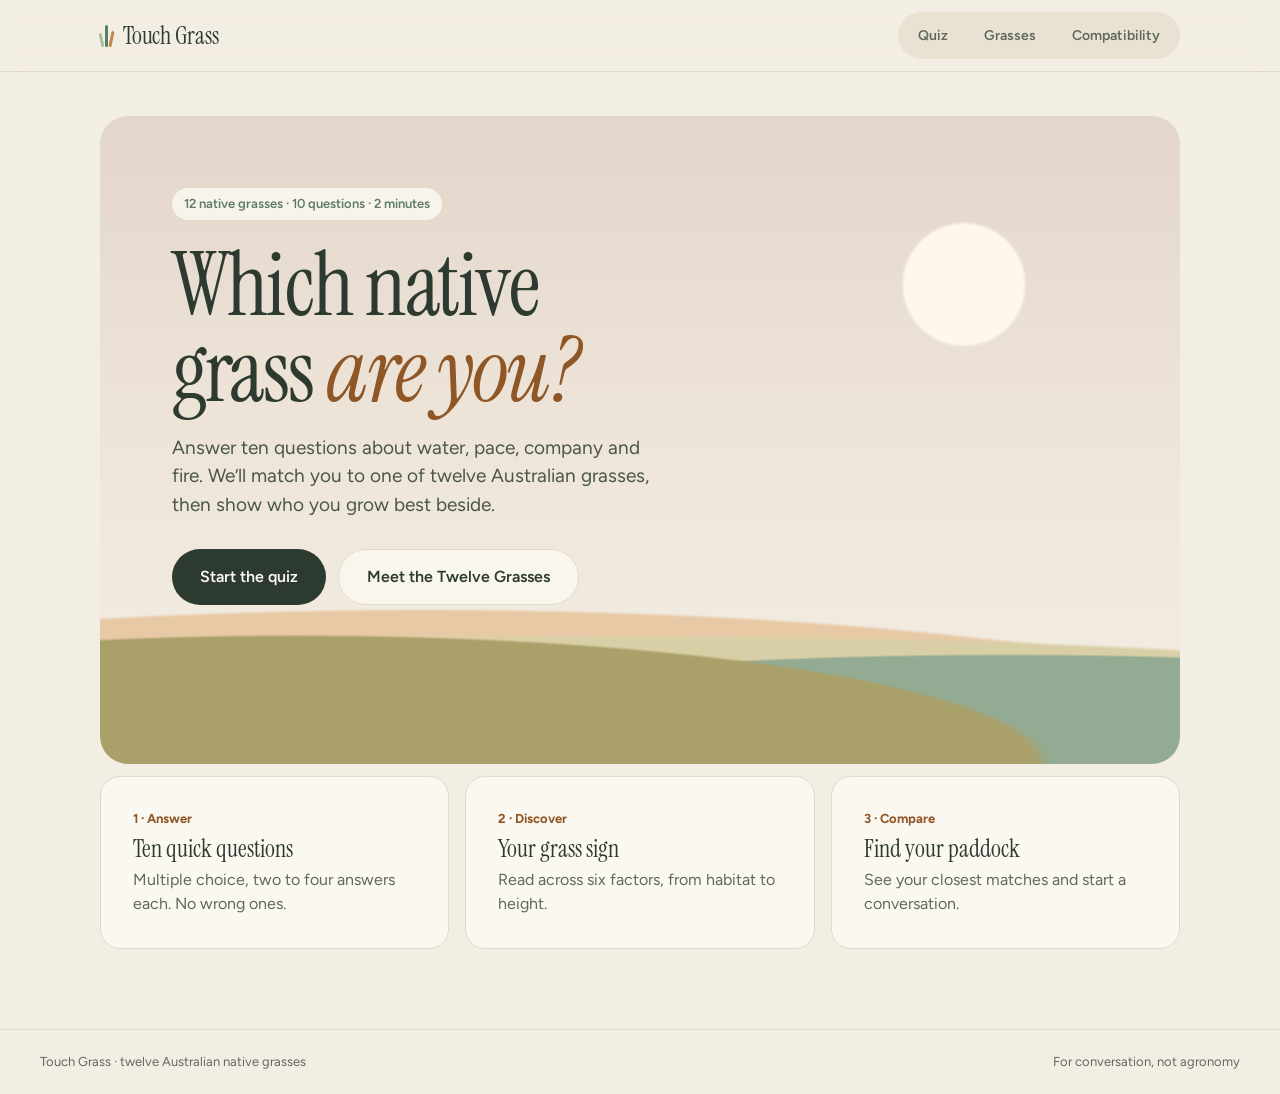
<file: index.html>
<!DOCTYPE html>
<html lang="en">
<head>
  <meta charset="utf-8">
  <meta name="viewport" content="width=device-width, initial-scale=1">
  <title>Touch Grass — Which native grass are you?</title>
  <link rel="preconnect" href="https://fonts.googleapis.com">
  <link rel="preconnect" href="https://fonts.gstatic.com" crossorigin>
  <link href="https://fonts.googleapis.com/css2?family=Instrument+Serif:ital@0;1&family=Figtree:wght@400;500;600;700&display=swap" rel="stylesheet">
  <link rel="stylesheet" href="styles.css">
</head>
<body>
  <header class="topbar">
    <div class="topbar-inner">
      <button class="brand" data-action="home" aria-label="Touch Grass home">
        <span class="brand-mark" aria-hidden="true"><i></i><i></i><i></i></span>
        <span class="brand-name">Touch Grass</span>
      </button>
      <nav class="seg" id="nav" aria-label="Main"></nav>
    </div>
  </header>

  <main id="app"></main>

  <footer class="footer">
    <span>Touch Grass &middot; twelve Australian native grasses</span>
    <span>For conversation, not agronomy</span>
  </footer>

  <script src="app.js"></script>
</body>
</html>
</file>
<file: styles.css>
:root {
  --bg: #f3eee4;
  --card: #fbf8f1;
  --line: #e2d9c8;
  --line-strong: #d6ccb9;
  --ink: #2c3a30;
  --muted: #5f6a5c;
  --faint: #8a8f80;
  --body: #4a5648;
  --sage: #5d7c68;
  --sage-light: #a9bba3;
  --sage-pale: #e6ece2;
  --sage-deep: #3f5c4a;
  --ochre: #c4864a;
  --ochre-deep: #8f5626;
  --sand: #efe7d8;
  --track: #e9e1d2;
  --inactive: #ddd3c1;
  --rose: #f3e1dc;
  --rose-deep: #8a4a3e;
  --serif: 'Instrument Serif', Georgia, serif;
  --sans: 'Figtree', system-ui, sans-serif;
  --ease: cubic-bezier(.2, .7, .2, 1);
  --radius-lg: 28px;
  --radius: 20px;
  --radius-sm: 14px;
  --pad-x: clamp(16px, 4vw, 40px);
}

* { box-sizing: border-box; }
html, body { margin: 0; padding: 0; background: var(--bg); }
body { color: var(--ink); font-family: var(--sans); font-size: 16px; line-height: 1.5; min-height: 100vh; }
a { color: var(--sage); text-decoration: none; }
a:hover { color: var(--ink); }
button { font: inherit; color: inherit; background: none; border: 0; padding: 0; cursor: pointer; text-align: inherit; }
button:focus-visible, select:focus-visible { outline: 2px solid var(--sage); outline-offset: 2px; }
h1, h2, h3 { font-family: var(--serif); font-weight: 400; margin: 0; }

@keyframes rise { from { opacity: 0; transform: translateY(14px); } to { opacity: 1; transform: none; } }
@keyframes fade { from { opacity: 0; } to { opacity: 1; } }
@keyframes fill { from { width: 0; } }
@keyframes slide { from { left: -8px; } }
@keyframes grow { from { transform: scaleY(.2); } }
.rise { animation: rise .45s var(--ease) both; }
.fade { animation: fade .8s ease both; }
.d1 { animation-delay: .15s; } .d2 { animation-delay: .3s; } .d3 { animation-delay: .45s; } .d4 { animation-delay: .6s; } .d5 { animation-delay: .8s; }

/* Layout */
.wrap { max-width: 1160px; margin: 0 auto; padding: clamp(20px, 4vw, 44px) var(--pad-x) 80px; }
.wrap-narrow { max-width: 720px; margin: 0 auto; padding: clamp(24px, 5vh, 56px) var(--pad-x) 80px; }
.grid { display: grid; gap: 16px; }
.cols-3 { grid-template-columns: repeat(auto-fit, minmax(240px, 1fr)); }
.cols-2 { grid-template-columns: repeat(auto-fit, minmax(300px, 1fr)); }
.cols-facts { grid-template-columns: repeat(auto-fit, minmax(160px, 1fr)); gap: 12px; }
.mt-sm { margin-top: 12px; } .mt { margin-top: 16px; } .mt-lg { margin-top: 32px; } .mt-xl { margin-top: 40px; }

/* Top bar */
.topbar { position: sticky; top: 0; z-index: 30; background: rgba(243, 238, 228, .92); backdrop-filter: blur(12px); border-bottom: 1px solid var(--line); }
.topbar-inner { max-width: 1160px; margin: 0 auto; padding: 12px var(--pad-x); display: flex; flex-wrap: wrap; align-items: center; justify-content: space-between; gap: 12px; }
.brand { display: flex; align-items: center; gap: 10px; }
.brand-mark { display: flex; align-items: flex-end; gap: 2px; height: 22px; }
.brand-mark i { width: 3px; border-radius: 2px; }
.brand-mark i:nth-child(1) { height: 14px; background: var(--sage-light); transform: rotate(-12deg); }
.brand-mark i:nth-child(2) { height: 22px; background: var(--sage); }
.brand-mark i:nth-child(3) { height: 16px; background: var(--ochre); transform: rotate(12deg); }
.brand-name { font-family: var(--serif); font-size: 24px; letter-spacing: -.01em; }
.seg { display: flex; gap: 4px; background: var(--track); padding: 4px; border-radius: 999px; }
.seg-item { font-size: 14px; font-weight: 600; padding: 9px 16px; border-radius: 999px; color: var(--muted); transition: background .2s, color .2s; }
.seg-item:hover { color: var(--ink); }
.seg-item.on { background: var(--card); color: var(--ink); box-shadow: 0 1px 3px rgba(44, 58, 48, .12); }

/* Type */
.display { font-size: clamp(46px, 7.4vw, 88px); line-height: .98; letter-spacing: -.02em; margin-bottom: 20px; }
.display em { color: var(--ochre-deep); }
.page-title { font-size: clamp(38px, 5.6vw, 60px); line-height: 1; margin-bottom: 8px; }
.section-title { font-size: clamp(28px, 3.4vw, 36px); }
.lede { font-size: clamp(16px, 1.7vw, 19px); color: var(--body); max-width: 44ch; margin: 0 0 30px; text-wrap: pretty; }
.intro { font-size: 16px; color: var(--muted); margin: 0 0 24px; max-width: 62ch; }
.body { font-size: 16px; color: var(--body); margin: 0 0 20px; text-wrap: pretty; }
.muted { color: var(--muted); }
.label { font-size: 14px; font-weight: 700; margin-bottom: 18px; }
.kicker { font-size: 13px; font-weight: 700; color: var(--ochre-deep); margin-bottom: 6px; }
.epithet { font-family: var(--serif); font-size: clamp(26px, 3vw, 32px); line-height: 1.15; margin-bottom: 14px; text-wrap: pretty; }
.botanical { font-style: italic; font-size: 17px; color: #3d4a3e; }

/* Buttons & pills */
.actions { display: flex; flex-wrap: wrap; gap: 12px; }
.btn { font-size: 16px; font-weight: 600; padding: 15px 28px; border-radius: 999px; white-space: nowrap; transition: background .2s, color .2s; }
.btn-primary { background: var(--ink); color: var(--card); }
.btn-primary:hover { background: var(--sage); }
.btn-primary:disabled { background: var(--inactive); color: var(--faint); cursor: not-allowed; }
.btn-secondary { background: rgba(251, 248, 241, .85); border: 1px solid var(--line); }
.btn-secondary:hover { background: var(--card); }
.btn-outline { border: 1px solid var(--line-strong); }
.btn-outline:hover { background: var(--track); }
.btn-text { color: var(--muted); padding: 14px 20px; }
.btn-text:hover { background: var(--track); }
.pill { display: inline-flex; align-items: center; gap: 8px; font-size: 13px; font-weight: 700; background: rgba(251, 248, 241, .85); padding: 6px 12px; border-radius: 999px; }
.pill-sage { color: var(--sage); font-weight: 600; margin-bottom: 22px; }
.link { font-size: 15px; font-weight: 600; color: var(--sage); }
.link:hover { color: var(--ink); }

/* Cards */
.card { background: var(--card); border: 1px solid var(--line); border-radius: var(--radius); padding: clamp(22px, 3vw, 32px); }
.card-sm { padding: 22px 24px; }
.step-title { font-family: var(--serif); font-size: 24px; line-height: 1.15; margin-bottom: 6px; }
.tip { background: var(--sand); border-radius: var(--radius-sm); padding: 14px 16px; }
.tip-good { background: var(--sage-pale); }
.tip-good .kicker { color: var(--sage-deep); }
.tip-bad { background: var(--rose); }
.tip-bad .kicker { color: var(--rose-deep); }
.fact { background: var(--card); border: 1px solid var(--line); border-radius: 16px; padding: 16px 18px; }
.fact-k { font-size: 13px; font-weight: 600; color: var(--muted); }
.fact-v { font-size: 16px; font-weight: 600; margin-top: 4px; }

/* Scenes */
.scene { position: relative; border-radius: var(--radius-lg); overflow: hidden; display: flex; }
.scene-hero { min-height: clamp(560px, 72vh, 700px); align-items: flex-start; }
.scene-result { min-height: 380px; align-items: flex-end; }
.scene-profile { min-height: 300px; align-items: flex-end; }
.scene-inner { padding: clamp(24px, 5vw, 56px); width: 100%; }
.hero-copy { position: relative; padding: clamp(28px, 6vw, 72px); max-width: 640px; }
.scene-name { font-size: clamp(48px, 8vw, 96px); line-height: .95; letter-spacing: -.02em; margin: 14px 0 6px; }
.profile-name { font-size: clamp(40px, 6.4vw, 72px); line-height: .98; margin: 12px 0 4px; }
.profile-head { display: flex; flex-wrap: wrap; justify-content: space-between; align-items: flex-end; gap: 16px; }
.round-btn { width: 48px; height: 48px; border-radius: 50%; background: rgba(251, 248, 241, .9); display: flex; align-items: center; justify-content: center; font-size: 18px; }
.round-btn:hover { background: var(--card); }

/* Quiz */
.blades { display: flex; align-items: flex-end; gap: 6px; height: 30px; margin-bottom: 14px; }
.blade { flex: 1; border-radius: 4px 4px 2px 2px; transform-origin: 50% 100%; background: var(--inactive); height: 6px; }
.blade.done { background: var(--sage); }
.blade.cur { background: var(--ochre); height: 12px; }
.blade.new { animation: grow .45s var(--ease) both; }
.quiz-meta { display: flex; justify-content: space-between; font-size: 14px; font-weight: 600; color: var(--muted); margin-bottom: 28px; }
.quiz-meta span:last-child { color: var(--ochre-deep); }
.q-title { font-size: clamp(32px, 5vw, 46px); line-height: 1.08; letter-spacing: -.015em; margin-bottom: 10px; text-wrap: pretty; }
.q-sub { font-size: 16px; color: var(--muted); margin-bottom: 28px; }
.options { display: grid; gap: 10px; }
.opt { display: flex; align-items: center; gap: 16px; width: 100%; min-height: 64px; padding: 14px 18px; border-radius: 16px; border: 2px solid var(--line); background: var(--card); transition: border-color .15s, background .15s; }
.opt:hover { border-color: var(--sage-light); }
.opt.on { border-color: var(--sage); background: var(--sage-pale); }
.opt-key { flex: none; width: 32px; height: 32px; border-radius: 10px; display: flex; align-items: center; justify-content: center; font-size: 14px; font-weight: 700; background: var(--sand); color: var(--muted); }
.opt.on .opt-key { background: var(--sage); color: var(--card); }
.opt-label { font-size: 17px; font-weight: 600; line-height: 1.3; }
.opt-hint { font-size: 14px; color: var(--muted); margin-top: 2px; }
.quiz-foot { display: flex; justify-content: space-between; align-items: center; gap: 12px; margin-top: 32px; }
.kbd-hint { font-size: 13px; color: var(--faint); }
@media (max-width: 560px) { .kbd-hint { display: none; } }

/* Factor bars */
.factors { display: grid; gap: 18px; }
.factor-head { display: flex; justify-content: space-between; align-items: baseline; gap: 10px; margin-bottom: 6px; }
.factor-name { font-size: 15px; font-weight: 700; }
.factor-note { font-size: 14px; color: var(--muted); }
.factor-score { font-size: 14px; font-weight: 700; white-space: nowrap; }
.factor-ends { display: flex; justify-content: space-between; font-size: 12px; color: var(--faint); margin-top: 5px; }
.bar { position: relative; height: 8px; background: var(--track); border-radius: 99px; }
.bar-fill { position: absolute; top: 0; bottom: 0; left: 0; border-radius: 99px; background: #c6d2bf; animation: fill .8s var(--ease) both; }
.bar-span { position: absolute; top: 0; bottom: 0; background: #d9c9ad; border-radius: 99px; }
.bar-dot { position: absolute; top: -4px; width: 16px; height: 16px; border-radius: 50%; background: var(--sage); border: 3px solid var(--card); box-shadow: 0 1px 3px rgba(44, 58, 48, .25); animation: slide .8s var(--ease) both; }
.bar-dot.hollow { background: var(--card); }

/* Match cards */
.match { background: var(--card); border: 1px solid var(--line); border-radius: var(--radius); overflow: hidden; transition: transform .2s, box-shadow .2s; width: 100%; }
.match:hover { transform: translateY(-2px); box-shadow: 0 8px 24px rgba(44, 58, 48, .08); }
.match-scene { height: 72px; }
.match-body { padding: 16px 18px 18px; }
.match-row { display: flex; justify-content: space-between; align-items: baseline; gap: 10px; }
.match-name { font-family: var(--serif); font-size: 23px; line-height: 1.1; }
.match-score { font-size: 20px; font-weight: 700; color: var(--sage); }
.section-head { display: flex; flex-wrap: wrap; justify-content: space-between; align-items: baseline; gap: 10px; margin-bottom: 14px; }

/* Grass chips & lists */
.chips { display: flex; flex-wrap: wrap; gap: 8px; margin-bottom: 24px; }
.chip { display: flex; align-items: center; gap: 8px; font-size: 14px; font-weight: 600; padding: 9px 14px 9px 10px; border-radius: 999px; border: 1px solid var(--line); background: var(--card); white-space: nowrap; }
.chip:hover { border-color: var(--sage-light); }
.chip.on { background: var(--ink); color: var(--card); border-color: var(--ink); }
.dot { flex: none; width: 12px; height: 12px; border-radius: 50%; }
.traits { display: grid; gap: 8px; }
.trait { display: flex; gap: 10px; align-items: flex-start; font-size: 15px; }
.trait::before { content: ''; flex: none; width: 8px; height: 8px; border-radius: 50%; background: var(--ochre); margin-top: 8px; }
.rows { display: grid; gap: 6px; }
.row { display: flex; justify-content: space-between; align-items: center; gap: 10px; padding: 10px 12px; border-radius: 12px; width: 100%; }
.row:hover { background: var(--sand); }
.row-name { display: flex; align-items: center; gap: 10px; font-size: 15px; font-weight: 600; }
.row-score { font-size: 15px; font-weight: 700; color: var(--sage); }
.row-score.bad { color: var(--rose-deep); }

/* Compare */
.pickers { display: grid; grid-template-columns: minmax(0, 1fr) auto minmax(0, 1fr); gap: 12px; align-items: center; }
.picker { background: var(--card); border: 1px solid var(--line); border-radius: var(--radius); overflow: hidden; }
.picker-scene { height: 64px; }
.picker-body { padding: 12px 14px 14px; }
.picker-label { font-size: 12px; font-weight: 700; color: var(--muted); margin-bottom: 4px; }
.picker select { width: 100%; font: 600 17px var(--sans); color: var(--ink); background: var(--bg); border: 1px solid var(--line); border-radius: 12px; padding: 11px 10px; cursor: pointer; }
.swap { width: 44px; height: 44px; border-radius: 50%; background: var(--ink); color: var(--card); display: flex; align-items: center; justify-content: center; font-size: 16px; }
.swap:hover { background: var(--sage); }
.score-card { display: flex; flex-direction: column; gap: 18px; }
.score-top { display: flex; align-items: center; gap: 20px; }
.ring { flex: none; width: 112px; height: 112px; border-radius: 50%; display: flex; align-items: center; justify-content: center; }
.ring-inner { width: 92px; height: 92px; border-radius: 50%; background: var(--card); display: flex; flex-direction: column; align-items: center; justify-content: center; }
.ring-num { font-family: var(--serif); font-size: 38px; line-height: 1; }
.ring-cap { font-size: 11px; font-weight: 700; color: var(--muted); }
.verdict { font-family: var(--serif); font-size: 28px; line-height: 1.1; }
.readings { display: grid; grid-template-columns: repeat(3, minmax(0, 1fr)); gap: 8px; }
.reading { background: var(--bg); border-radius: var(--radius-sm); padding: 12px; }
.reading-name { font-size: 13px; font-weight: 700; }
.reading-score { font-size: 22px; font-weight: 700; color: var(--sage); margin: 2px 0; }
.reading-desc { font-size: 12px; color: var(--muted); line-height: 1.35; }
.legend { display: flex; gap: 14px; font-size: 13px; color: var(--muted); }
.legend span { display: flex; align-items: center; gap: 6px; }
.legend i { width: 10px; height: 10px; border-radius: 50%; }

/* Chart */
.chart-scroll { overflow-x: auto; padding-bottom: 4px; }
.chart { display: grid; grid-template-columns: 148px repeat(12, minmax(30px, 1fr)); gap: 3px; min-width: 560px; }
.chart-head { font-size: 11px; font-weight: 700; color: var(--muted); text-align: center; padding-bottom: 4px; }
.chart-head.on, .chart-row.on { color: var(--ochre-deep); }
.chart-row { font-size: 13px; font-weight: 600; display: flex; align-items: center; gap: 6px; white-space: nowrap; overflow: hidden; text-overflow: ellipsis; }
.chart-row small { font-size: 11px; color: var(--faint); width: 18px; flex: none; }
.cell { aspect-ratio: 1; border-radius: 6px; display: flex; align-items: center; justify-content: center; font-size: 10px; font-weight: 700; transition: transform .15s; }
.cell:hover { transform: scale(1.12); }
.cell.on { outline: 2px solid var(--ink); outline-offset: 1px; }
.cell.self { background: var(--bg); color: var(--faint); cursor: default; }
.scale { display: flex; align-items: center; gap: 8px; font-size: 12px; color: var(--muted); }
.scale i { width: 120px; height: 10px; border-radius: 99px; background: linear-gradient(90deg, #ecd3cd, #efe6d4, #a9bba3, #5d7c68); }

/* Footer */
.footer { border-top: 1px solid var(--line); padding: 22px var(--pad-x); display: flex; flex-wrap: wrap; gap: 8px 24px; justify-content: space-between; font-size: 13px; color: var(--muted); }
</file>
